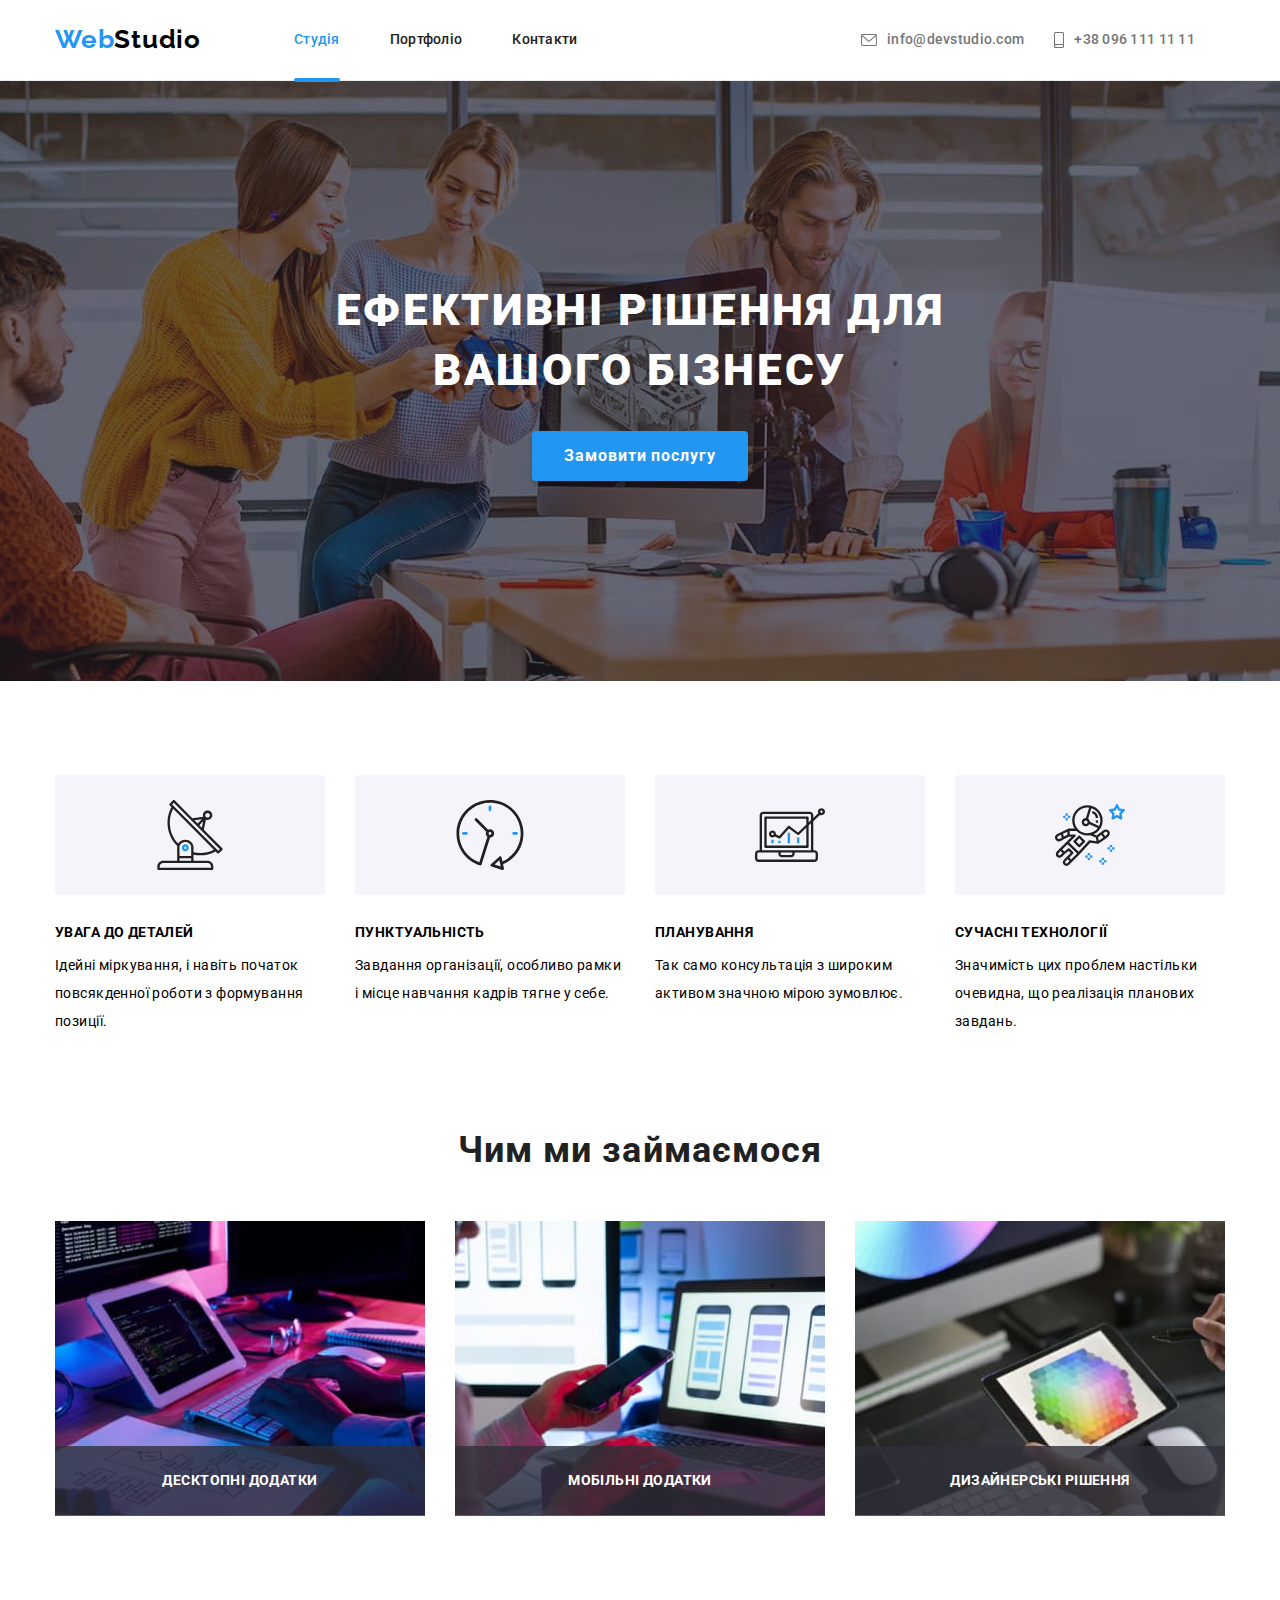
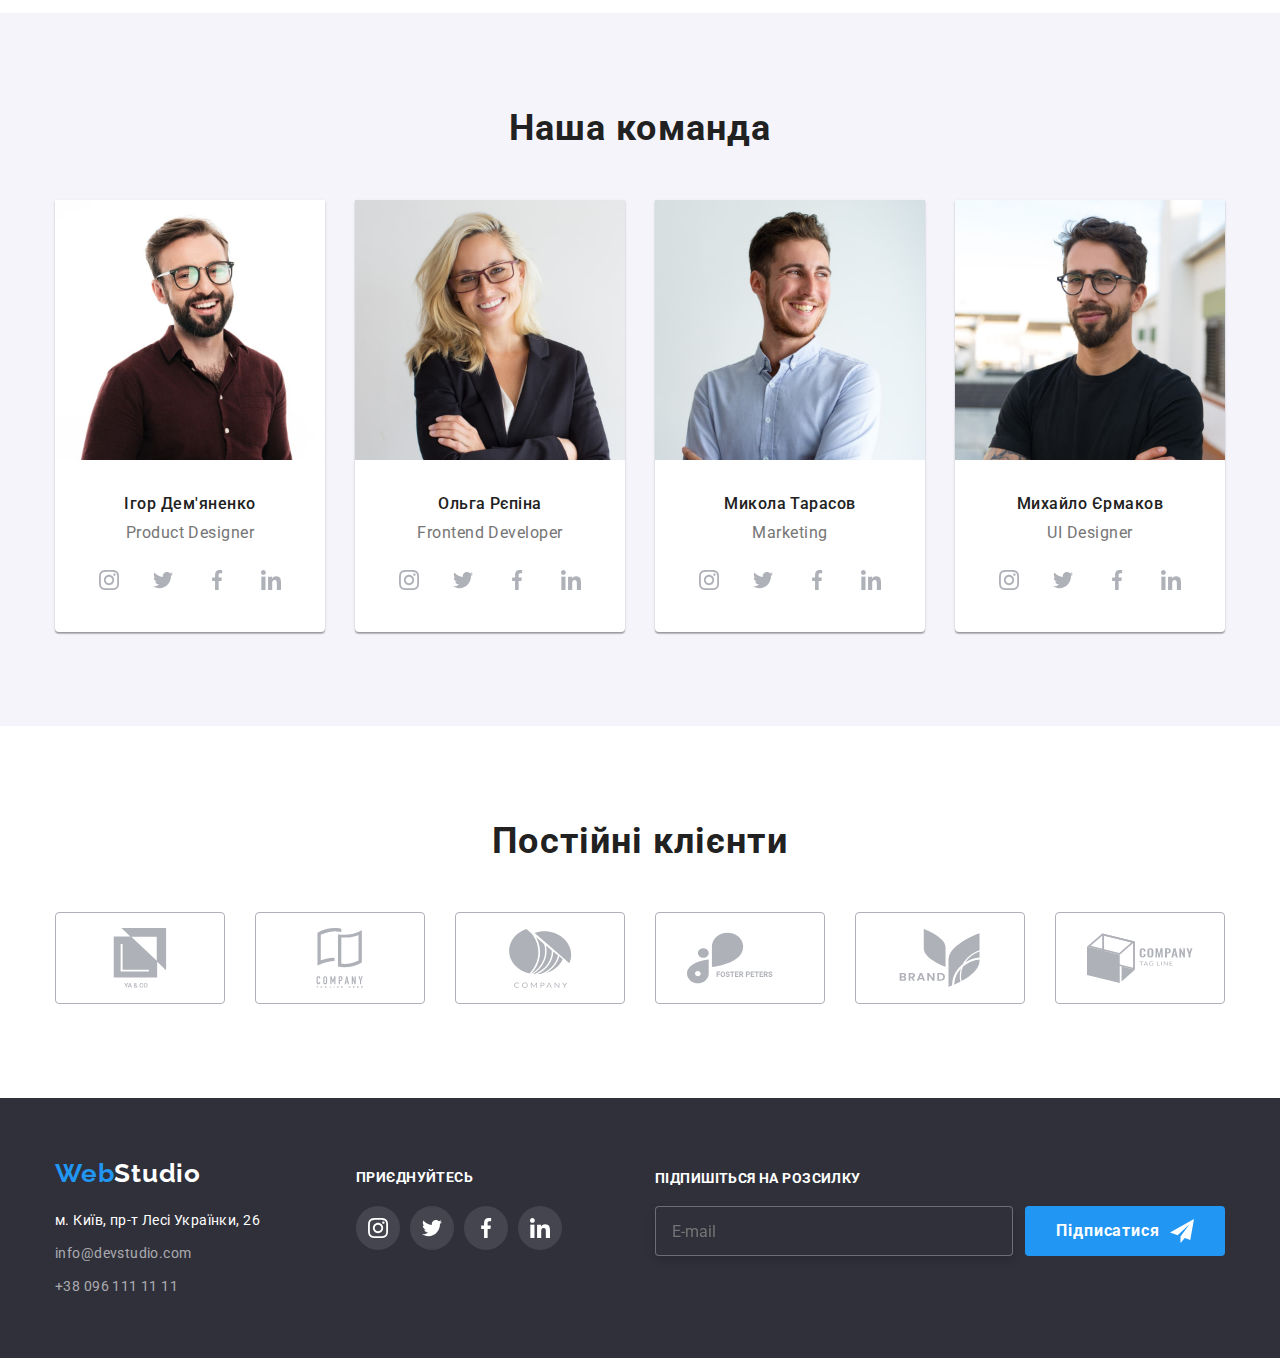
<file: index.html>
<!DOCTYPE html>
<html lang="uk-UA">
  <head>
    <meta charset="UTF-8" />
    <meta http-equiv="X-UA-Compatible" content="IE=edge" />
    <meta name="viewport" content="width=device-width, initial-scale=1.0" />
    <title>Студія</title>

    <link
      href="https://fonts.googleapis.com/css2?family=Raleway:wght@700&family=Roboto:wght@400;500;700;900&display=swap"
      rel="stylesheet"
    />

    <link rel="stylesheet" href="./css/main.min.css" />
  </head>

  <body>
    <header class="header">
      <div class="container">
        <nav class="nav">
          <!-- Logo -->
          <a href="./index.html" lang="en" class="logo">
            <span class="logo-span">Web</span>Studio</a
          >
          <ul class="nav__list">
            <li class="nav__item">
              <a href="./index.html" class="link-nav current">Студія</a>
            </li>
            <li class="nav__item">
              <a href="./portfolio.html" class="link-nav">Портфоліо</a>
            </li>
            <li class="nav__item">
              <a href="./index.html" class="link-nav">Контакти</a>
            </li>
          </ul>
        </nav>

        <ul class="poc">
          <li class="poc__item">
            <a href="./index.html" class="poc__link"
              ><svg class="icon-envelope">
                <use
                  href="./images/symbol-defs.svg#icon-envelope"
                  class="icon-envelope"
                ></use>
              </svg>
              info@devstudio.com</a
            >
          </li>
          <li class="poc__item">
            <a href="./index.html" class="poc__link"
              ><svg class="icon-smartphone">
                <use
                  href="./images/symbol-defs.svg#icon-smartphone"
                  class="icon-smartphone"
                ></use>
              </svg>
              +38 096 111 11 11</a
            >
          </li>
        </ul>
      </div>
    </header>

    <main>
      <div class="hero-container">
        <div class="hero">
          <h1 class="hero__title">
            Ефективні рішення для <br />
            вашого бізнесу
          </h1>
          <button data-modal-open type="button" class="hero__btn">
            Замовити послугу
          </button>
          <div class="backdrop is-hidden" data-modal>
            <div class="modal">
              <button type="button" class="icon-close" data-modal-close>
                <svg class="item-close">
                  <use href="./images/symbol-defs.svg#icon-close"></use>
                </svg>
              </button>
              <form class="request-call">
                <h2>Залиште свої дані, ми вам передзвонимо</h2>
                <div class="form-name">
                  <label class="form-name__label" for="name"
                    >Ім'я
                    <input
                      class="form-name__input"
                      type="text"
                      name="name"
                      id="name"
                      autofocus
                    />
                    <svg class="form-name__icon-man">
                      <use href="./images/symbol-defs.svg#icon-man"></use>
                    </svg>
                  </label>
                </div>
                <div class="form-tel">
                  <label class="form-tel__label" for="tel"
                    >Телефон
                    <input
                      class="form-tel__input"
                      type="tel"
                      name="tel"
                      id="tel"
                      autofocus
                    />
                    <svg class="form-tel__icon-tube">
                      <use href="./images/symbol-defs.svg#icon-tube"></use>
                    </svg>
                  </label>
                </div>
                <div class="form-mail">
                  <label class="form-mail__label" for="mail"
                    >Пошта
                    <input
                      class="form-mail__input"
                      type="email"
                      name="mail"
                      id="mail"
                      autofocus
                    />
                    <svg class="form-mail__icon-email">
                      <use href="./images/symbol-defs.svg#icon-email"></use>
                    </svg>
                  </label>
                </div>
                <div class="form-comment">
                  <label class="form-comment__label" for="comment"
                    >Коментар
                    <textarea
                      class="form-comment__textarea"
                      name="comment"
                      id="comments"
                      rows="5"
                      placeholder="Введіть текст"
                    ></textarea>
                  </label>
                </div>
                <div class="form-checkbox">
                  <label class="form-checkbox__label" for="agreement"
                    >Погоджуюся з розсилкою та приймаю&nbsp
                    <a class="agreement" href="./index.html" lang="en">
                      Умови договору</a
                    >
                    <input
                      class="form-checkbox__input"
                      type="checkbox"
                      name="agreement"
                      id="agreement"
                    />
                    <span class="form-checkbox__icon"></span>
                  </label>
                </div>
                <button type="submit" class="modal__send-btn">
                  Відправити
                </button>
              </form>
            </div>
          </div>
        </div>
      </div>

      <!-- section advantages -->
      <section class="section">
        <div class="container">
          <div class="advantages">
            <h2 hidden>Складові</h2>
            <ul class="advantages__list">
              <li class="advantages__item">
                <div class="antenna">
                  <svg class="icon-antenna">
                    <use href="./images/symbol-defs.svg#icon-antenna"></use>
                  </svg>
                </div>
                <h3>УВАГА ДО ДЕТАЛЕЙ</h3>
                <p>
                  Ідейні міркування, і навіть початок повсякденної роботи з
                  формування позиції.
                </p>
              </li>
              <li class="advantages__item">
                <div class="clock">
                  <svg class="icon-clock">
                    <use href="./images/symbol-defs.svg#icon-clock"></use>
                  </svg>
                </div>
                <h3>ПУНКТУАЛЬНІСТЬ</h3>
                <p>
                  Завдання організації, особливо рамки і місце навчання кадрів
                  тягне у себе.
                </p>
              </li>
              <li class="advantages__item">
                <div class="diagram">
                  <svg class="icon-diagram">
                    <use href="./images/symbol-defs.svg#icon-diagram"></use>
                  </svg>
                </div>
                <h3>ПЛАНУВАННЯ</h3>
                <p>
                  Так само консультація з широким активом значною мірою
                  зумовлює.
                </p>
              </li>
              <li class="advantages__item">
                <div class="astronaut">
                  <svg class="icon-astronaut">
                    <use href="./images/symbol-defs.svg#icon-astronaut"></use>
                  </svg>
                </div>
                <h3>СУЧАСНІ ТЕХНОЛОГІЇ</h3>
                <p>
                  Значимість цих проблем настільки очевидна, що реалізація
                  планових завдань.
                </p>
              </li>
            </ul>
          </div>
        </div>
      </section>

      <!-- section our projects -->
      <section class="projects-section">
        <div class="projects-container">
          <div class="projects">
            <h2>Чим ми займаємося</h2>
            <ul class="projects__list">
              <li class="projects__item">
                <img
                  class="project-image"
                  src="./images/desktop-apps-dev.jpg"
                  alt="Десктопні застосунки"
                  width="370"
                  height="294"
                />
                <div class="project-box">
                  <p class="project-text">Десктопні додатки</p>
                </div>
              </li>
              <li class="projects__item">
                <img
                  class="project-image"
                  src="./images/mobile-apps-dev.jpg"
                  alt="Мобільні застосунки"
                  width="370"
                  height="294"
                />
                <div class="project-box">
                  <p class="project-text">Мобільні додатки</p>
                </div>
              </li>
              <li class="projects__item">
                <img
                  class="project-image"
                  src="./images/web-design.jpg"
                  alt="Дизайнерські рішення"
                  width="370"
                  height="294"
                />
                <div class="project-box">
                  <p class="project-text">Дизайнерські рішення</p>
                </div>
              </li>
            </ul>
          </div>
        </div>
      </section>

      <!-- section our team -->
      <section class="cards-section">
        <div class="team-cards-container">
          <div class="team-cards">
            <!-- Initial tegs are layed out to create cards in separate divs -->
            <h2>Наша команда</h2>
            <ul class="team-cards__list">
              <li class="team-cards__item">
                <img
                  src="./images/igor-demianenko.jpg"
                  alt="фото Ігоря Дем'яненко"
                  width="270"
                  height="260"
                />
                <div class="team-cards__text">
                  <h3>Ігор Дем'яненко</h3>
                  <p>Product Designer</p>
                  <ul class="team-cards__websites">
                    <li>
                      <a href="#" class="websites-links">
                        <svg class="instagram-icon">
                          <use
                            href="./images/symbol-defs.svg#icon-instagram"
                            class="instagram"
                          ></use>
                        </svg>
                      </a>
                    </li>
                    <li>
                      <a href="#" class="websites-links">
                        <svg class="twitter-icon">
                          <use
                            href="./images/symbol-defs.svg#icon-twitter"
                            class="twitter"
                          ></use>
                        </svg>
                      </a>
                    </li>
                    <li>
                      <a href="#" class="websites-links">
                        <svg class="facebook-icon">
                          <use
                            href="./images/symbol-defs.svg#icon-facebook"
                            class="facebook"
                          ></use>
                        </svg>
                      </a>
                    </li>
                    <li>
                      <a href="#" class="websites-links">
                        <svg class="linkedin-icon">
                          <use
                            href="./images/symbol-defs.svg#icon-linkedin"
                            class="linkedin"
                          ></use>
                        </svg>
                      </a>
                    </li>
                  </ul>
                </div>
              </li>
              <li class="team-cards__item">
                <img
                  src="./images/olga-repina.jpg"
                  alt="фото Ольги Рєпіної"
                  width="270"
                  height="260"
                />
                <div class="team-cards__text">
                  <h3>Ольга Рєпіна</h3>
                  <p>Frontend Developer</p>
                  <ul class="team-cards__websites">
                    <li>
                      <a href="#" class="websites-links">
                        <svg class="instagram-icon">
                          <use
                            href="./images/symbol-defs.svg#icon-instagram"
                            class="instagram"
                          ></use>
                        </svg>
                      </a>
                    </li>
                    <li>
                      <a href="#" class="websites-links">
                        <svg class="twitter-icon">
                          <use
                            href="./images/symbol-defs.svg#icon-twitter"
                            class="twitter"
                          ></use>
                        </svg>
                      </a>
                    </li>
                    <li>
                      <a href="#" class="websites-links">
                        <svg class="facebook-icon">
                          <use
                            href="./images/symbol-defs.svg#icon-facebook"
                            class="facebook"
                          ></use>
                        </svg>
                      </a>
                    </li>
                    <li>
                      <a href="#" class="websites-links">
                        <svg class="linkedin-icon">
                          <use
                            href="./images/symbol-defs.svg#icon-linkedin"
                            class="linkedin"
                          ></use>
                        </svg>
                      </a>
                    </li>
                  </ul>
                </div>
              </li>
              <li class="team-cards__item">
                <img
                  src="./images/mykola-tarasov.jpg"
                  alt="фото Миколи Тарасова"
                  width="270"
                  height="260"
                />
                <div class="team-cards__text">
                  <h3>Микола Тарасов</h3>
                  <p>Marketing</p>
                  <ul class="team-cards__websites">
                    <li>
                      <a href="#" class="websites-links">
                        <svg class="instagram-icon">
                          <use
                            href="./images/symbol-defs.svg#icon-instagram"
                            class="instagram"
                          ></use>
                        </svg>
                      </a>
                    </li>
                    <li>
                      <a href="#" class="websites-links">
                        <svg class="twitter-icon">
                          <use
                            href="./images/symbol-defs.svg#icon-twitter"
                            class="twitter"
                          ></use>
                        </svg>
                      </a>
                    </li>
                    <li>
                      <a href="#" class="websites-links">
                        <svg class="facebook-icon">
                          <use
                            href="./images/symbol-defs.svg#icon-facebook"
                            class="facebook"
                          ></use>
                        </svg>
                      </a>
                    </li>
                    <li>
                      <a href="#" class="websites-links">
                        <svg class="linkedin-icon">
                          <use
                            href="./images/symbol-defs.svg#icon-linkedin"
                            class="linkedin"
                          ></use>
                        </svg>
                      </a>
                    </li>
                  </ul>
                </div>
              </li>
              <li class="team-cards__item">
                <img
                  src="./images/mykhaylo-yermakov.jpg"
                  alt="фото Михайла Єрмакова"
                  width="270"
                  height="260"
                />
                <div class="team-cards__text">
                  <h3>Михайло Єрмаков</h3>
                  <p>UI Designer</p>
                  <ul class="team-cards__websites">
                    <li>
                      <a href="#" class="websites-links">
                        <svg class="instagram-icon">
                          <use
                            href="./images/symbol-defs.svg#icon-instagram"
                            class="instagram"
                          ></use>
                        </svg>
                      </a>
                    </li>
                    <li>
                      <a href="#" class="websites-links">
                        <svg class="twitter-icon">
                          <use
                            href="./images/symbol-defs.svg#icon-twitter"
                            class="twitter"
                          ></use>
                        </svg>
                      </a>
                    </li>
                    <li>
                      <a href="#" class="websites-links">
                        <svg class="facebook-icon">
                          <use
                            href="./images/symbol-defs.svg#icon-facebook"
                            class="facebook"
                          ></use>
                        </svg>
                      </a>
                    </li>
                    <li>
                      <a href="#" class="websites-links">
                        <svg class="linkedin-icon">
                          <use
                            href="./images/symbol-defs.svg#icon-linkedin"
                            class="linkedin"
                          ></use>
                        </svg>
                      </a>
                    </li>
                  </ul>
                </div>
              </li>
            </ul>
          </div>
        </div>
      </section>

      <section class="section">
        <div class="container">
          <div class="partners">
            <h2>Постійні клієнти</h2>
            <ul class="partners-list">
              <li>
                <a href="#" class="icon-group">
                  <svg class="icon-group-1">
                    <use href="./images/symbol-defs.svg#icon-group-1"></use>
                  </svg>
                </a>
              </li>
              <li>
                <a href="#" class="icon-group">
                  <svg class="icon-group-2">
                    <use href="./images/symbol-defs.svg#icon-group-2"></use>
                  </svg>
                </a>
              </li>
              <li>
                <a href="#" class="icon-group">
                  <svg class="icon-group-3">
                    <use href="./images/symbol-defs.svg#icon-group-3"></use>
                  </svg>
                </a>
              </li>
              <li>
                <a href="#" class="icon-group">
                  <svg class="icon-group-4">
                    <use href="./images/symbol-defs.svg#icon-group-4"></use>
                  </svg>
                </a>
              </li>
              <li>
                <a href="#" class="icon-group">
                  <svg class="icon-group-5">
                    <use href="./images/symbol-defs.svg#icon-group-5"></use>
                  </svg>
                </a>
              </li>
              <li>
                <a href="#" class="icon-group">
                  <svg class="icon-group-6">
                    <use href="./images/symbol-defs.svg#icon-group-6"></use>
                  </svg>
                </a>
              </li>
            </ul>
          </div>
        </div>
      </section>
    </main>

    <footer>
      <section class="footer-section">
        <div class="container">
          <div class="bottom">
            <!-- Logo -->
            <a href="./index.html" lang="en" class="logo-bottom">
              <span class="logo-bottom-span">Web</span>Studio</a
            >
            <!-- Address -->
            <address class="address">
              <p>м. Київ, пр-т Лесі Українки, 26</p>
              <a href="mailto:info@devstudio.com">info@devstudio.com</a>
              <a href="tel:+380961111111">+38 096 111 11 11</a>
            </address>
          </div>
          <div class="links-footer">
            <h3>Приєднуйтесь</h3>
            <ul class="websites-footer">
              <li>
                <a href="#" class="websites-links-footer">
                  <svg class="instagram-icon">
                    <use
                      href="./images/symbol-defs.svg#icon-instagram"
                      class="instagram"
                    ></use>
                  </svg>
                </a>
              </li>
              <li>
                <a href="#" class="websites-links-footer">
                  <svg class="twitter-icon">
                    <use
                      href="./images/symbol-defs.svg#icon-twitter"
                      class="twitter"
                    ></use>
                  </svg>
                </a>
              </li>
              <li>
                <a href="#" class="websites-links-footer">
                  <svg class="facebook-icon">
                    <use
                      href="./images/symbol-defs.svg#icon-facebook"
                      class="facebook"
                    ></use>
                  </svg>
                </a>
              </li>
              <li>
                <a href="#" class="websites-links-footer">
                  <svg class="linkedin-icon">
                    <use
                      href="./images/symbol-defs.svg#icon-linkedin"
                      class="linkedin"
                    ></use>
                  </svg>
                </a>
              </li>
            </ul>
          </div>
          <div class="form-subscribe">
            <label for="subscribe" class="label-subscribe"
              >Підпишіться на розсилку</label
            >
            <input
              class="input-subscribe"
              type="email"
              name="subscribe"
              id="subscribe"
              placeholder="E-mail"
            />
          </div>
          <div>
            <button type="submit" class="btn-subscribe">
              Підписатися
              <svg class="plane-icon">
                <use href="./images/symbol-defs.svg#icon-plane"></use>
              </svg>
            </button>
          </div>
        </div>
      </section>
    </footer>
    <script src="./js/modal.js"></script>
  </body>
</html>
</file>
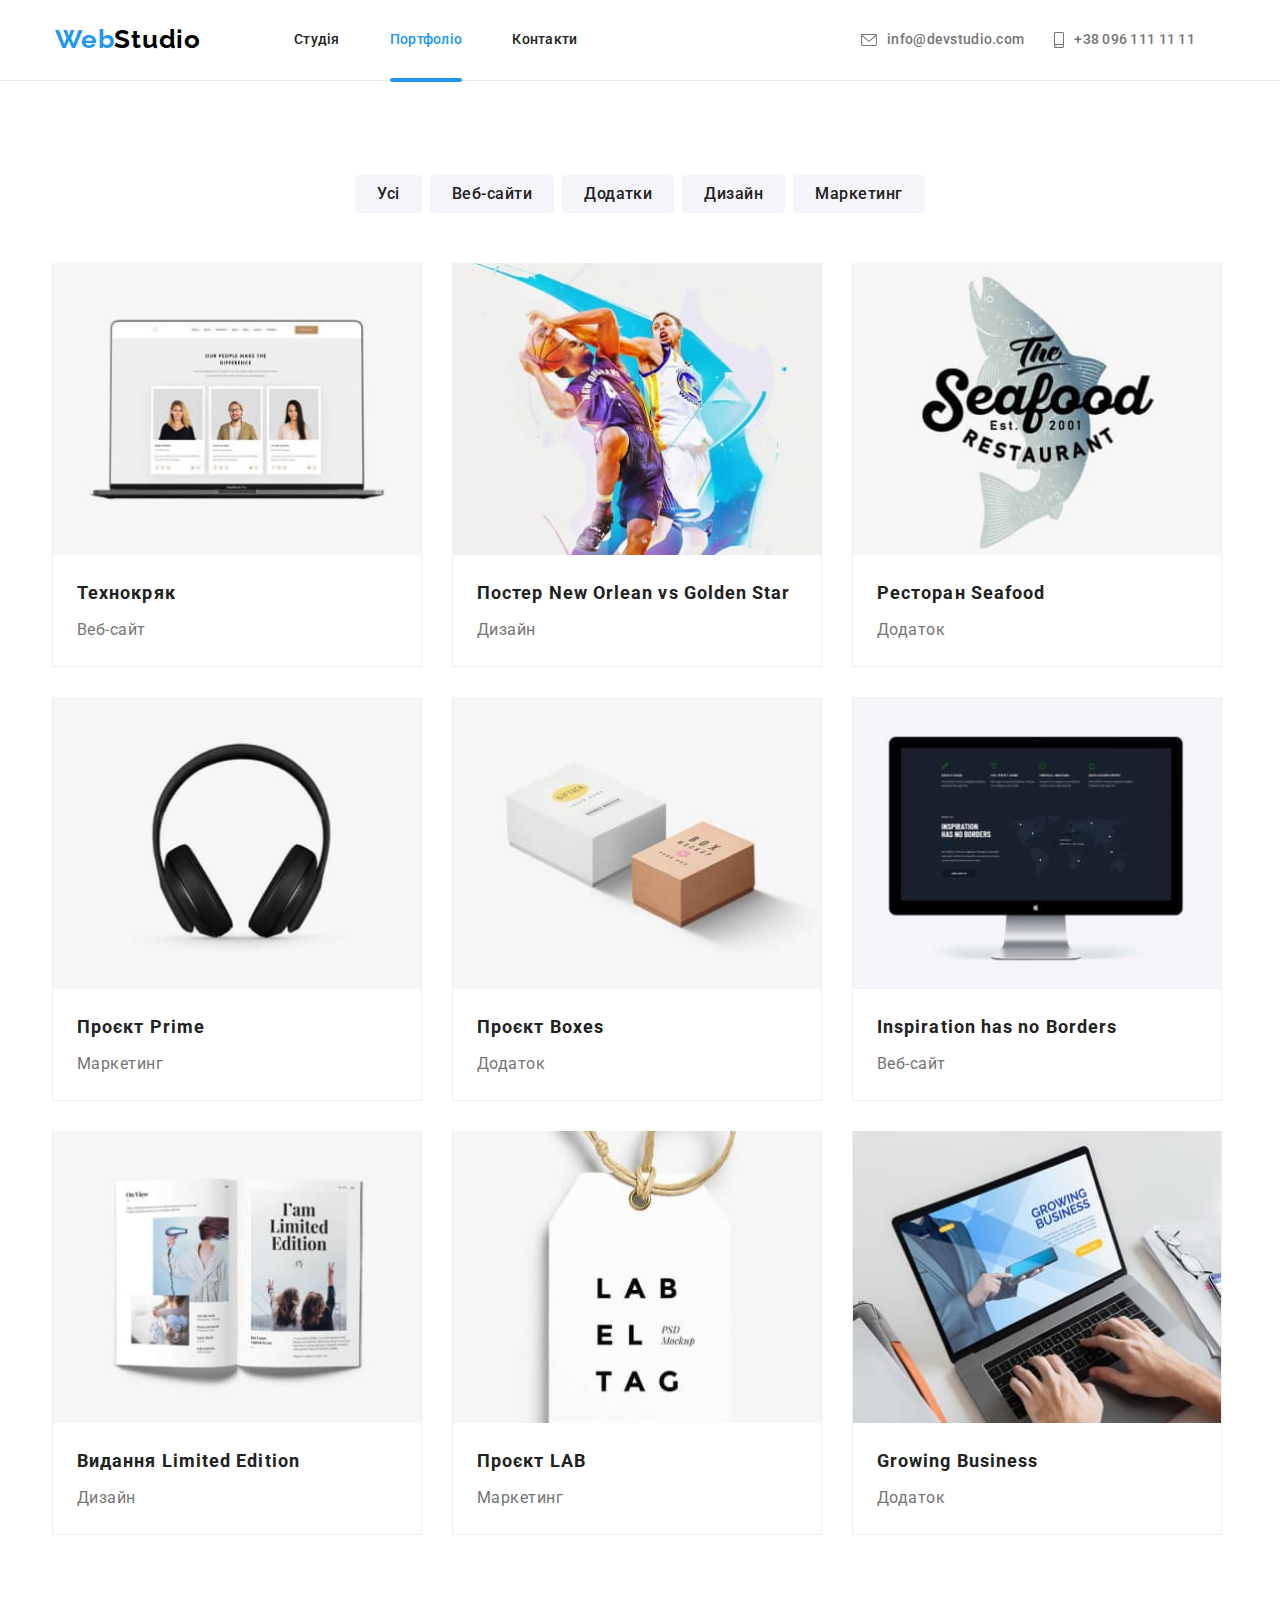
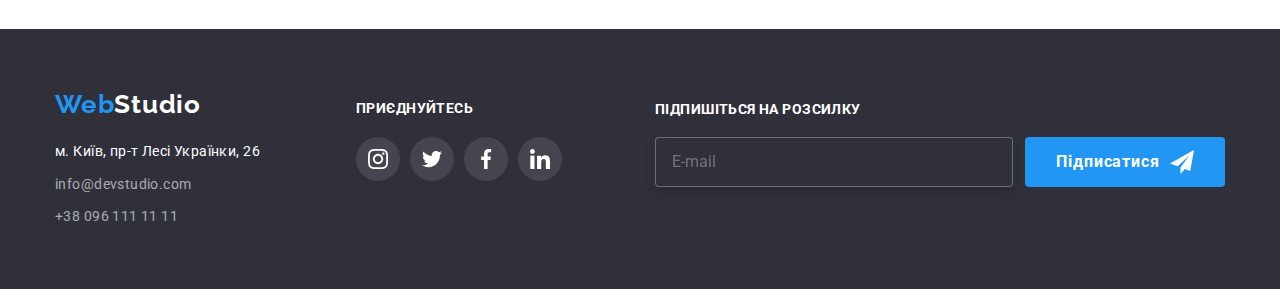
<file: portfolio.html>
<!DOCTYPE html>
<html lang="uk-UA">
  <head>
    <meta charset="UTF-8" />
    <meta http-equiv="X-UA-Compatible" content="IE=edge" />
    <meta name="viewport" content="width=device-width, initial-scale=1.0" />
    <title>Портфоліо</title>

    <link
      href="https://fonts.googleapis.com/css2?family=Raleway:wght@700&family=Roboto:wght@400;500;700;900&display=swap"
      rel="stylesheet"
    />

    <link rel="stylesheet" href="./css/main.min.css" />
  </head>

  <body>
    <!-- Logo is included to navbar and composed with link and text, without picture. E-mail and cell phone number are not a part of navbar -->

    <header class="header">
      <div class="container">
        <nav class="nav">
          <!-- Logo -->
          <a href="./index.html" lang="en" class="logo">
            <span class="logo-span">Web</span>Studio</a
          >
          <ul class="nav__list">
            <li class="nav__item">
              <a href="./index.html" class="link-nav">Студія</a>
            </li>
            <li class="nav__item">
              <a href="./portfolio.html" class="link-nav current">Портфоліо</a>
            </li>
            <li class="nav__item">
              <a href="./index.html" class="link-nav">Контакти</a>
            </li>
          </ul>
        </nav>

        <ul class="poc">
          <li class="poc__item">
            <a href="./index.html" class="poc__link"
              ><svg class="icon-envelope">
                <use
                  href="./images/symbol-defs.svg#icon-envelope"
                  class="icon-envelope"
                ></use>
              </svg>
              info@devstudio.com</a
            >
          </li>
          <li class="poc__item">
            <a href="./index.html" class="poc__link"
              ><svg class="icon-smartphone">
                <use
                  href="./images/symbol-defs.svg#icon-smartphone"
                  class="icon-smartphone"
                ></use>
              </svg>
              +38 096 111 11 11</a
            >
          </li>
        </ul>
      </div>
    </header>

    <main>
      <!-- Filtr-Portfolio -->
      <section class="section">
        <div class="container-filtr">
          <div class="buttons">
            <h2 hidden>Портфоліо</h2>
            <ul class="buttons__list">
              <li class="buttons__item">
                <button type="button" class="btn">Усі</button>
              </li>
              <li class="buttons__item">
                <button type="button" class="btn">Веб-сайти</button>
              </li>
              <li class="buttons__item">
                <button type="button" class="btn">Додатки</button>
              </li>
              <li class="buttons__item">
                <button type="button" class="btn">Дизайн</button>
              </li>
              <li class="buttons__item">
                <button type="button" class="btn">Маркетинг</button>
              </li>
            </ul>
          </div>

          <div class="filtr">
            <ul class="portfolio-filtr">
              <li class="portfolio-filtr__item">
                <a href="./portfolio.html" class="portfolio-filtr__picture">
                  <div class="image-box">
                    <img
                      class="image-box__item"
                      src="./images/tehnokriak.jpg"
                      alt="Фото з картками двох жінок та чоловіка"
                      width="370"
                      height="294"
                    />
                    <div class="text-box">
                      <p class="text-box__item">
                        Ресурс пропонує комплексні пропозиції з різним рівнем
                        функціоналу та сервісів. Все це дозволить відвідувачу
                        отримати вичерпні відомості про компанію чи приватну
                        особу.
                      </p>
                    </div>
                  </div>
                </a>
                <div class="card-bottom">
                  <h3 class="card-bottom__header">Технокряк</h3>
                  <p class="card-bottom__text">Веб-сайт</p>
                </div>
              </li>
              <li class="portfolio-filtr__item">
                <a href="./portfolio.html" class="portfolio-filtr__picture">
                  <div class="image-box">
                    <img
                      class="image-box__item"
                      src="./images/poster-new-orlean-vs-golden-star.jpg"
                      alt="Постер з двома баскетболістами"
                      width="370"
                      height="294"
                    />
                    <div class="text-box">
                      <p class="text-box__item">
                        Ресурс пропонує комплексні пропозиції з різним рівнем
                        функціоналу та сервісів. Все це дозволить відвідувачу
                        отримати вичерпні відомості про компанію чи приватну
                        особу.
                      </p>
                    </div>
                  </div>
                </a>
                <div class="card-bottom">
                  <h3 class="card-bottom__header">
                    Постер New Orlean vs Golden Star
                  </h3>
                  <p class="card-bottom__text">Дизайн</p>
                </div>
              </li>
              <li class="portfolio-filtr__item">
                <a href="./portfolio.html" class="portfolio-filtr__picture">
                  <div class="image-box">
                    <img
                      class="image-box__item"
                      src="./images/restaurant-seafood.jpg"
                      alt="Табличка з назвою ресторану морепродуктів"
                      width="370"
                      height="294"
                    />
                    <div class="text-box">
                      <p class="text-box__item">
                        Ресурс пропонує комплексні пропозиції з різним рівнем
                        функціоналу та сервісів. Все це дозволить відвідувачу
                        отримати вичерпні відомості про компанію чи приватну
                        особу.
                      </p>
                    </div>
                  </div>
                </a>
                <div class="card-bottom">
                  <h3 class="card-bottom__header">Ресторан Seafood</h3>
                  <p class="card-bottom__text">Додаток</p>
                </div>
              </li>
              <li class="portfolio-filtr__item">
                <a href="./portfolio.html" class="portfolio-filtr__picture">
                  <div class="image-box">
                    <img
                      class="image-box__item"
                      src="./images/project-prime.jpg"
                      alt="Чорні навушники"
                      width="370"
                      height="294"
                    />
                    <div class="text-box">
                      <p class="text-box__item">
                        Ресурс пропонує комплексні пропозиції з різним рівнем
                        функціоналу та сервісів. Все це дозволить відвідувачу
                        отримати вичерпні відомості про компанію чи приватну
                        особу.
                      </p>
                    </div>
                  </div>
                </a>
                <div class="card-bottom">
                  <h3 class="card-bottom__header">Проєкт Prime</h3>
                  <p class="card-bottom__text">Маркетинг</p>
                </div>
              </li>
              <li class="portfolio-filtr__item">
                <a href="./portfolio.html" class="portfolio-filtr__picture">
                  <div class="image-box">
                    <img
                      class="image-box__item"
                      src="./images/project-boxes.jpg"
                      alt="Біла та коричнева коробки"
                      width="370"
                      height="294"
                    />
                    <div class="text-box">
                      <p class="text-box__item">
                        Ресурс пропонує комплексні пропозиції з різним рівнем
                        функціоналу та сервісів. Все це дозволить відвідувачу
                        отримати вичерпні відомості про компанію чи приватну
                        особу.
                      </p>
                    </div>
                  </div>
                </a>
                <div class="card-bottom">
                  <h3 class="card-bottom__header">Проєкт Boxes</h3>
                  <p class="card-bottom__text">Додаток</p>
                </div>
              </li>
              <li class="portfolio-filtr__item">
                <a href="./portfolio.html" class="portfolio-filtr__picture">
                  <div class="image-box">
                    <img
                      class="image-box__item"
                      src="./images/inspiration-has-no-borders.jpg"
                      alt="Моноблок аймак"
                      width="370"
                      height="294"
                    />
                    <div class="text-box">
                      <p class="text-box__item">
                        Ресурс пропонує комплексні пропозиції з різним рівнем
                        функціоналу та сервісів. Все це дозволить відвідувачу
                        отримати вичерпні відомості про компанію чи приватну
                        особу.
                      </p>
                    </div>
                  </div>
                </a>
                <div class="card-bottom">
                  <h3 class="card-bottom__header">
                    Inspiration has no Borders
                  </h3>
                  <p class="card-bottom__text">Веб-сайт</p>
                </div>
              </li>
              <li class="portfolio-filtr__item">
                <a href="./portfolio.html" class="portfolio-filtr__picture">
                  <div class="image-box">
                    <img
                      class="image-box__item"
                      src="./images/limited-edition.jpg"
                      alt="Відкрита книга"
                      width="370"
                      height="294"
                    />
                    <div class="text-box">
                      <p class="text-box__item">
                        Ресурс пропонує комплексні пропозиції з різним рівнем
                        функціоналу та сервісів. Все це дозволить відвідувачу
                        отримати вичерпні відомості про компанію чи приватну
                        особу.
                      </p>
                    </div>
                  </div>
                </a>
                <div class="card-bottom">
                  <h3 class="card-bottom__header">Видання Limited Edition</h3>
                  <p class="card-bottom__text">Дизайн</p>
                </div>
              </li>
              <li class="portfolio-filtr__item">
                <a href="./portfolio.html" class="portfolio-filtr__picture">
                  <div class="image-box">
                    <img
                      class="image-box__item"
                      src="./images/project-lab.jpg"
                      alt="Біла етикетка лаб"
                      width="370"
                      height="294"
                    />
                    <div class="text-box">
                      <p class="text-box__item">
                        Ресурс пропонує комплексні пропозиції з різним рівнем
                        функціоналу та сервісів. Все це дозволить відвідувачу
                        отримати вичерпні відомості про компанію чи приватну
                        особу.
                      </p>
                    </div>
                  </div>
                </a>
                <div class="card-bottom">
                  <h3 class="card-bottom__header">Проєкт LAB</h3>
                  <p class="card-bottom__text">Маркетинг</p>
                </div>
              </li>
              <li class="portfolio-filtr__item">
                <a href="./portfolio.html" class="portfolio-filtr__picture">
                  <div class="image-box">
                    <img
                      class="image-box__item"
                      src="./images/growing-business.jpg"
                      alt="Ноутбук"
                      width="370"
                      height="294"
                    />
                    <div class="text-box">
                      <p class="text-box__item">
                        Ресурс пропонує комплексні пропозиції з різним рівнем
                        функціоналу та сервісів. Все це дозволить відвідувачу
                        отримати вичерпні відомості про компанію чи приватну
                        особу.
                      </p>
                    </div>
                  </div>
                </a>
                <div class="card-bottom">
                  <h3 class="card-bottom__header">Growing Business</h3>
                  <p class="card-bottom__text">Додаток</p>
                </div>
              </li>
            </ul>
          </div>
        </div>
      </section>
    </main>

    <footer>
      <section class="footer-section">
        <div class="container">
          <div class="bottom">
            <!-- Logo -->
            <a href="./index.html" lang="en" class="logo-bottom">
              <span class="logo-bottom-span">Web</span>Studio</a
            >
            <!-- Address -->
            <address class="address">
              <p>м. Київ, пр-т Лесі Українки, 26</p>
              <a href="mailto:info@devstudio.com">info@devstudio.com</a>
              <a href="tel:+380961111111">+38 096 111 11 11</a>
            </address>
          </div>
          <div class="links-footer">
            <h3>Приєднуйтесь</h3>
            <ul class="websites-footer">
              <li>
                <a href="#" class="websites-links-footer">
                  <svg class="instagram-icon">
                    <use
                      href="./images/symbol-defs.svg#icon-instagram"
                      class="instagram"
                    ></use>
                  </svg>
                </a>
              </li>
              <li>
                <a href="#" class="websites-links-footer">
                  <svg class="twitter-icon">
                    <use
                      href="./images/symbol-defs.svg#icon-twitter"
                      class="twitter"
                    ></use>
                  </svg>
                </a>
              </li>
              <li>
                <a href="#" class="websites-links-footer">
                  <svg class="facebook-icon">
                    <use
                      href="./images/symbol-defs.svg#icon-facebook"
                      class="facebook"
                    ></use>
                  </svg>
                </a>
              </li>
              <li>
                <a href="#" class="websites-links-footer">
                  <svg class="linkedin-icon">
                    <use
                      href="./images/symbol-defs.svg#icon-linkedin"
                      class="linkedin"
                    ></use>
                  </svg>
                </a>
              </li>
            </ul>
          </div>
          <div class="form-subscribe">
            <label for="subscribe" class="label-subscribe"
              >Підпишіться на розсилку</label
            >
            <input
              class="input-subscribe"
              type="email"
              name="subscribe"
              id="subscribe"
              placeholder="E-mail"
            />
          </div>
          <div>
            <button type="submit" class="btn-subscribe">
              Підписатися
              <svg class="plane-icon">
                <use href="./images/symbol-defs.svg#icon-plane"></use>
              </svg>
            </button>
          </div>
        </div>
      </section>
    </footer>
  </body>
</html>
</file>
<file: css/main.min.css>
/*! modern-normalize v1.1.0 | MIT License | https://github.com/sindresorhus/modern-normalize */*,::before,::after{-webkit-box-sizing:border-box;box-sizing:border-box}html{line-height:1.15;-webkit-text-size-adjust:100%;-moz-tab-size:4;-o-tab-size:4;tab-size:4}body{margin:0;font-family:system-ui,-apple-system,"Segoe UI",Roboto,Helvetica,Arial,sans-serif,"Apple Color Emoji","Segoe UI Emoji"}hr{height:0;color:inherit}abbr[title]{-webkit-text-decoration:underline dotted;text-decoration:underline dotted}b,strong{font-weight:bolder}code,kbd,samp,pre{font-family:ui-monospace,SFMono-Regular,Consolas,"Liberation Mono",Menlo,monospace;font-size:1em}small{font-size:80%}sub,sup{font-size:75%;line-height:0;position:relative;vertical-align:baseline}sub{bottom:-0.25em}sup{top:-0.5em}table{text-indent:0;border-color:inherit}button,input,optgroup,select,textarea{font-family:inherit;font-size:100%;line-height:1.15;margin:0}button,select{text-transform:none}button,[type=button],[type=reset],[type=submit]{-webkit-appearance:button}::-moz-focus-inner{border-style:none;padding:0}:-moz-focusring{outline:1px dotted ButtonText}:-moz-ui-invalid{box-shadow:none}legend{padding:0}progress{vertical-align:baseline}::-webkit-inner-spin-button,::-webkit-outer-spin-button{height:auto}[type=search]{-webkit-appearance:textfield;outline-offset:-2px}::-webkit-search-decoration{-webkit-appearance:none}::-webkit-file-upload-button{-webkit-appearance:button;font:inherit}summary{display:list-item}body{font-family:Roboto,sans-serif}li{list-style:none}.section{padding-top:94px;padding-bottom:94px}.container{display:-webkit-box;display:-ms-flexbox;display:flex;margin-left:auto;margin-right:auto;padding-left:15px;padding-right:15px;width:1200px}.logo-span{color:#2196f3}.logo{display:-webkit-box;display:-ms-flexbox;display:flex;margin-right:93px;-webkit-box-align:center;-ms-flex-align:center;align-items:center;padding-top:24px;padding-bottom:25px;font-family:"Raleway",sans-serif;color:#000;font-weight:700;font-size:26px;line-height:1.19;letter-spacing:.03em;text-decoration:none}.header{display:-webkit-box;display:-ms-flexbox;display:flex;border-bottom:1px solid #ececec}.nav{display:-webkit-box;display:-ms-flexbox;display:flex;-webkit-box-orient:horizontal;-webkit-box-direction:normal;-ms-flex-direction:row;flex-direction:row;background-color:#fff}.nav__list{display:-webkit-box;display:-ms-flexbox;display:flex;margin-top:0;margin-bottom:0;padding-left:0;-webkit-box-align:center;-ms-flex-align:center;align-items:center}.nav__item{margin-right:50px}.nav__item:last-child{margin-right:0}.link-nav.current{color:#2196f3;-webkit-transform:scale(1);transform:scale(1)}.link-nav.current::after{content:"";position:absolute;left:0;bottom:-2px;display:block;width:100%;height:4px;border-radius:2px;background-color:#2196f3;-webkit-transform:scaleX(1);transform:scaleX(1);-webkit-transition:-webkit-transform 250ms cubic-bezier(0.4, 0, 0.2, 1);transition:-webkit-transform 250ms cubic-bezier(0.4, 0, 0.2, 1);transition:transform 250ms cubic-bezier(0.4, 0, 0.2, 1);transition:transform 250ms cubic-bezier(0.4, 0, 0.2, 1), -webkit-transform 250ms cubic-bezier(0.4, 0, 0.2, 1)}.link-nav{display:block;padding:32px 0;text-decoration:none;font-weight:500;font-size:14px;line-height:1.14;letter-spacing:.02em;position:relative;color:#212121;-webkit-transition-property:color;transition-property:color;-webkit-transition-duration:250ms;transition-duration:250ms;-webkit-transition-timing-function:cubic-bezier(0.4, 0, 0.2, 1);transition-timing-function:cubic-bezier(0.4, 0, 0.2, 1)}.link-nav:hover,.link-nav:focus{color:#2196f3}.link-nav:hover::after{-webkit-transform:scaleX(1);transform:scaleX(1)}.poc{display:-webkit-box;display:-ms-flexbox;display:flex;-webkit-box-pack:end;-ms-flex-pack:end;justify-content:flex-end;padding-left:0;padding-top:32px;padding-bottom:32px;margin:0;margin-left:auto;-webkit-box-align:center;-ms-flex-align:center;align-items:center}.poc__item{margin-right:30px}.poc__link{display:-webkit-box;display:-ms-flexbox;display:flex;-webkit-box-align:center;-ms-flex-align:center;align-items:center;font-weight:500;font-size:14px;line-height:1.14px;letter-spacing:.02em;text-decoration:none;color:#757575;-webkit-transition-property:color;transition-property:color;-webkit-transition-duration:250ms;transition-duration:250ms;-webkit-transition-timing-function:cubic-bezier(0.4, 0, 0.2, 1);transition-timing-function:cubic-bezier(0.4, 0, 0.2, 1)}.poc__link:hover,.poc__link:focus{color:#2196f3}.icon-envelope{width:16px;height:12px;margin-right:10px;fill:currentColor}.icon-smartphone{width:10px;height:16px;margin-right:10px;fill:currentColor}.hero-container{margin-left:auto;margin-right:auto;padding-top:200px;padding-bottom:200px;max-width:1600px;min-height:600px;margin-right:auto;margin-left:auto;background:#2f303a;background-image:-webkit-gradient(linear, left top, right top, from(rgba(47, 48, 58, 0.4)), to(rgba(47, 48, 58, 0.4))),url(../images/hero-bg-img.jpg);background-image:linear-gradient(to right, rgba(47, 48, 58, 0.4), rgba(47, 48, 58, 0.4)),url(../images/hero-bg-img.jpg);background-repeat:no-repeat;background-size:cover;background-position:center}.hero{text-align:center}.hero__title{margin-top:0;margin-bottom:30px;font-weight:900;font-size:44px;line-height:1.36;text-align:center;letter-spacing:.06em;text-transform:uppercase;color:#fff}.hero__btn{padding-top:10px;padding-bottom:10px;padding-left:32px;padding-right:32px;min-width:-webkit-max-content;min-width:-moz-max-content;min-width:max-content;-webkit-box-align:center;-ms-flex-align:center;align-items:center;font-family:"Roboto",sans-serif;font-weight:700;font-size:16px;line-height:1.87;text-align:center;letter-spacing:.06em;-webkit-box-shadow:0px 4px 4px rgba(0,0,0,.15);box-shadow:0px 4px 4px rgba(0,0,0,.15);border-radius:4px;border:none;color:#fff;background-color:#2196f3;cursor:pointer;-webkit-transition-property:color;transition-property:color;-webkit-transition-duration:250ms;transition-duration:250ms;-webkit-transition-timing-function:cubic-bezier(0.4, 0, 0.2, 1);transition-timing-function:cubic-bezier(0.4, 0, 0.2, 1)}.hero__btn:hover,.hero__btn:focus{background:#2196f3;-webkit-box-shadow:0px 4px 4px rgba(0,0,0,.15);box-shadow:0px 4px 4px rgba(0,0,0,.15);border-radius:4px}.backdrop.is-hidden{visibility:hidden;opacity:0;pointer-events:none}.backdrop{position:fixed;top:0;left:0;width:100%;height:100%;background-color:rgba(0,0,0,.5);-webkit-transition:opacity 250ms cubic-bezier(0.4, 0, 0.2, 1),visibility 250ms cubic-bezier(0.4, 0, 0.2, 1);transition:opacity 250ms cubic-bezier(0.4, 0, 0.2, 1),visibility 250ms cubic-bezier(0.4, 0, 0.2, 1);z-index:1}.modal{padding:40px;width:528px;height:581px;background-color:#fff;position:absolute;top:50%;left:50%;-webkit-transform:translate(-50%, -50%);transform:translate(-50%, -50%);-webkit-box-shadow:0px 1px 3px rgba(0,0,0,.12),0px 1px 1px rgba(0,0,0,.14),0px 2px 1px rgba(0,0,0,.2);box-shadow:0px 1px 3px rgba(0,0,0,.12),0px 1px 1px rgba(0,0,0,.14),0px 2px 1px rgba(0,0,0,.2);border-radius:4px}.icon-close{position:absolute;display:-webkit-box;display:-ms-flexbox;display:flex;-webkit-box-align:center;-ms-flex-align:center;align-items:center;width:30px;height:30px;cursor:pointer;top:8px;right:8px;border-radius:50%;stroke-width:0;stroke:currentColor;fill:currentColor;background:#fff;border:1px solid rgba(0,0,0,.1);-webkit-transition-property:fill;transition-property:fill;-webkit-transition-duration:250ms;transition-duration:250ms;-webkit-transition-timing-function:cubic-bezier(0.4, 0, 0.2, 1);transition-timing-function:cubic-bezier(0.4, 0, 0.2, 1)}.icon-close:focus,.icon-close:hover{fill:#2196f3}.request-call h2{margin:0;padding-bottom:12px;font-style:normal;font-weight:700;font-size:20px;line-height:1.15;text-align:center;letter-spacing:.03em;color:#212121}.form-name{position:relative;display:-webkit-box;display:-ms-flexbox;display:flex;-webkit-box-orient:vertical;-webkit-box-direction:normal;-ms-flex-direction:column;flex-direction:column}.form-name__label{display:-webkit-box;display:-ms-flexbox;display:flex;-ms-flex-wrap:wrap;flex-wrap:wrap;margin:0;padding-bottom:4px;-ms-flex-item-align:start;align-self:start;font-style:normal;font-weight:400;font-size:12px;line-height:1.17;letter-spacing:.01em;color:#757575;cursor:pointer}.form-name__input{display:-webkit-box;display:-ms-flexbox;display:flex;margin-top:4px;margin-bottom:10px;padding-left:42px;width:448px;height:40px;border:1px solid rgba(33,33,33,.2);border-radius:4px;cursor:pointer;outline:none}.form-name__input:focus{border:1px solid #2196f3;-webkit-transition-property:border;transition-property:border;-webkit-transition-duration:250ms;transition-duration:250ms;-webkit-transition-timing-function:cubic-bezier(0.4, 0, 0.2, 1);transition-timing-function:cubic-bezier(0.4, 0, 0.2, 1)}.form-name__input:focus~.form-name__icon-man{fill:#2196f3;-webkit-transition-property:fill;transition-property:fill;-webkit-transition-duration:250ms;transition-duration:250ms;-webkit-transition-timing-function:cubic-bezier(0.4, 0, 0.2, 1);transition-timing-function:cubic-bezier(0.4, 0, 0.2, 1)}.form-name__icon-man{position:absolute;top:32px;left:15px;width:12px;height:12px;cursor:pointer}.form-tel{position:relative;display:-webkit-box;display:-ms-flexbox;display:flex;-webkit-box-orient:vertical;-webkit-box-direction:normal;-ms-flex-direction:column;flex-direction:column}.form-tel__label{display:-webkit-box;display:-ms-flexbox;display:flex;-ms-flex-wrap:wrap;flex-wrap:wrap;-ms-flex-item-align:start;align-self:start;margin:0;margin-bottom:4px;font-style:normal;font-weight:400;font-size:12px;line-height:1.17;letter-spacing:.01em;color:#757575;cursor:pointer}.form-tel__input{display:-webkit-box;display:-ms-flexbox;display:flex;margin-top:4px;margin-bottom:10px;padding-left:42px;width:448px;height:40px;border:1px solid rgba(33,33,33,.2);border-radius:4px;cursor:pointer;outline:none}.form-tel__input:focus{border:1px solid #2196f3;-webkit-transition-property:border;transition-property:border;-webkit-transition-duration:250ms;transition-duration:250ms;-webkit-transition-timing-function:cubic-bezier(0.4, 0, 0.2, 1);transition-timing-function:cubic-bezier(0.4, 0, 0.2, 1)}.form-tel__input:focus~.form-tel__icon-tube{fill:#2196f3;-webkit-transition-property:fill;transition-property:fill;-webkit-transition-duration:250ms;transition-duration:250ms;-webkit-transition-timing-function:cubic-bezier(0.4, 0, 0.2, 1);transition-timing-function:cubic-bezier(0.4, 0, 0.2, 1)}.form-tel__icon-tube{position:absolute;top:32px;left:15px;width:13px;height:13px;cursor:pointer}.form-mail{position:relative;display:-webkit-box;display:-ms-flexbox;display:flex;-webkit-box-orient:vertical;-webkit-box-direction:normal;-ms-flex-direction:column;flex-direction:column}.form-mail__label{display:-webkit-box;display:-ms-flexbox;display:flex;-ms-flex-wrap:wrap;flex-wrap:wrap;margin:0;-ms-flex-item-align:start;align-self:start;font-style:normal;font-weight:400;font-size:12px;line-height:1.17;letter-spacing:.01em;color:#757575;cursor:pointer}.form-mail__input{display:-webkit-box;display:-ms-flexbox;display:flex;margin-top:4px;margin-bottom:10px;padding-left:42px;width:448px;height:40px;border:1px solid rgba(33,33,33,.2);border-radius:4px;cursor:pointer;outline:none}.form-mail__input:focus{border:1px solid #2196f3;-webkit-transition-property:border;transition-property:border;-webkit-transition-duration:250ms;transition-duration:250ms;-webkit-transition-timing-function:cubic-bezier(0.4, 0, 0.2, 1);transition-timing-function:cubic-bezier(0.4, 0, 0.2, 1)}.form-mail__input:focus~.form-mail__icon-email{fill:#2196f3;-webkit-transition-property:fill;transition-property:fill;-webkit-transition-duration:250ms;transition-duration:250ms;-webkit-transition-timing-function:cubic-bezier(0.4, 0, 0.2, 1);transition-timing-function:cubic-bezier(0.4, 0, 0.2, 1)}.form-mail__icon-email{position:absolute;top:32px;left:15px;width:15px;height:12px;cursor:pointer}.form-comment__label{display:-webkit-box;display:-ms-flexbox;display:flex;-ms-flex-wrap:wrap;flex-wrap:wrap;margin:0;-ms-flex-item-align:start;align-self:start;font-style:normal;font-weight:400;font-size:12px;line-height:1.17;letter-spacing:.01em;color:#757575;cursor:pointer}.form-comment__textarea{display:-webkit-box;display:-ms-flexbox;display:flex;margin-top:4px;margin-bottom:20px;padding:12px 16px;width:448px;height:120px;border:1px solid rgba(33,33,33,.2);border-radius:4px;resize:none;font-style:normal;font-weight:400;font-size:12px;line-height:1.17;letter-spacing:.01em;color:rgba(117,117,117,.5);cursor:pointer;outline:none}.form-comment__textarea:focus{border:1px solid #2196f3;-webkit-transition-property:border;transition-property:border;-webkit-transition-duration:250ms;transition-duration:250ms;-webkit-transition-timing-function:cubic-bezier(0.4, 0, 0.2, 1);transition-timing-function:cubic-bezier(0.4, 0, 0.2, 1)}.form-checkbox{position:relative}.form-checkbox__input{margin-bottom:30px;cursor:pointer;visibility:hidden}.form-checkbox__input:checked+.form-checkbox__icon{border-color:rgba(0,0,0,0);background-color:#2196f3;background-image:url(../images/chekbox.svg);background-size:contain;background-origin:border-box}.form-checkbox__label{display:-webkit-box;display:-ms-flexbox;display:flex;font-style:normal;font-weight:400;font-size:14px;line-height:1.71;letter-spacing:.03em;color:#757575;margin-left:37px;cursor:pointer}.form-checkbox__icon{position:absolute;top:4px;left:12px;width:16px;height:15px;border:2px solid #212121;border-radius:2px;-webkit-transition-property:border;transition-property:border;-webkit-transition-duration:250ms;transition-duration:250ms;-webkit-transition-timing-function:cubic-bezier(0.4, 0, 0.2, 1);transition-timing-function:cubic-bezier(0.4, 0, 0.2, 1)}.agreement{color:#2196f3}.modal__send-btn{width:200px;height:50px;background-color:#188ce8;-webkit-box-shadow:0px 4px 4px rgba(0,0,0,.15);box-shadow:0px 4px 4px rgba(0,0,0,.15);border-radius:4px;border:none;font-style:normal;font-weight:700;font-size:16px;line-height:1.88;letter-spacing:.06em;cursor:pointer;color:#fff;-webkit-transition-property:background-color;transition-property:background-color;-webkit-transition-duration:250ms;transition-duration:250ms;-webkit-transition-timing-function:cubic-bezier(0.4, 0, 0.2, 1);transition-timing-function:cubic-bezier(0.4, 0, 0.2, 1)}.advantages__list{display:-webkit-box;display:-ms-flexbox;display:flex;margin:0;padding:0;background-color:#fff}.advantages__list .advantages__item:last-child{margin-right:0}.advantages__item{-webkit-box-align:center;-ms-flex-align:center;align-items:center;margin-right:30px;width:270px}.advantages__item h3{margin-top:0;margin-bottom:10px;font-weight:700;font-size:14px;line-height:1.14;letter-spacing:.03em;text-transform:uppercase;color:var(--secondary-text-color)}.advantages__item p{margin:0;font-size:14px;line-height:2;letter-spacing:.03em;color:var(--primary-text-color)}.antenna{display:-webkit-box;display:-ms-flexbox;display:flex;-webkit-box-pack:center;-ms-flex-pack:center;justify-content:center;-webkit-box-align:center;-ms-flex-align:center;align-items:center;margin-bottom:30px;margin-right:30px;width:270px;height:120px;border-radius:4px;background-color:#f5f4fa}.icon-antenna{width:70px;height:70px}.clock{display:-webkit-box;display:-ms-flexbox;display:flex;-webkit-box-pack:center;-ms-flex-pack:center;justify-content:center;-webkit-box-align:center;-ms-flex-align:center;align-items:center;margin-bottom:30px;margin-right:30px;width:270px;height:120px;border-radius:4px;background-color:#f5f4fa}.icon-clock{width:70px;height:70px}.diagram{display:-webkit-box;display:-ms-flexbox;display:flex;-webkit-box-pack:center;-ms-flex-pack:center;justify-content:center;-webkit-box-align:center;-ms-flex-align:center;align-items:center;margin-bottom:30px;margin-right:30px;width:270px;height:120px;border-radius:4px;background-color:#f5f4fa}.icon-diagram{width:70px;height:70px}.astronaut{display:-webkit-box;display:-ms-flexbox;display:flex;-webkit-box-pack:center;-ms-flex-pack:center;justify-content:center;-webkit-box-align:center;-ms-flex-align:center;align-items:center;margin-bottom:30px;width:270px;height:120px;border-radius:4px;background-color:#f5f4fa}.icon-astronaut{width:70px;height:70px}.projects-section{padding-bottom:94px}.projects-container{display:-webkit-box;display:-ms-flexbox;display:flex;margin-left:auto;margin-right:auto;padding-left:15px;padding-right:15px;width:1200px;background-color:#fff}.projects__list{position:relative;display:-webkit-box;display:-ms-flexbox;display:flex;margin:0;padding:0}.projects__list .projects__item{margin-right:30px;margin-top:0}.projects__list .projects__item:last-child{margin-right:0}.projects h2{margin:0;margin-bottom:50px;font-weight:700;font-size:36px;line-height:1.17;text-align:center;letter-spacing:.03em;color:#212121}.project-box{position:absolute;bottom:3px;display:-webkit-box;display:-ms-flexbox;display:flex;-webkit-box-pack:center;-ms-flex-pack:center;justify-content:center;-webkit-box-align:center;-ms-flex-align:center;align-items:center;width:370px;height:70px;background:rgba(47,48,58,.8)}.project-text{margin:0;font-weight:700;font-size:14px;line-height:1.14;letter-spacing:.03em;text-transform:uppercase;color:#fff}.cards-section{padding-top:94px;padding-bottom:94px;background-color:#f5f4fa}.team-cards-container{display:-webkit-box;display:-ms-flexbox;display:flex;-webkit-box-pack:center;-ms-flex-pack:center;justify-content:center;margin-left:auto;margin-right:auto}.team-cards{margin-top:0;margin-left:0}.team-cards h2{margin-top:0;margin-bottom:50px;font-weight:700;font-size:36px;line-height:1.17;text-align:center;letter-spacing:.03em;color:#212121}.team-cards__list{display:-webkit-box;display:-ms-flexbox;display:flex;-webkit-box-orient:horizontal;-webkit-box-direction:normal;-ms-flex-direction:row;flex-direction:row;margin:0;padding-left:0}.team-cards__list .team-cards__item{margin-right:30px;margin-top:0;margin-bottom:0}.team-cards__item{width:270px;background:#fff;-webkit-box-shadow:0px 1px 3px rgba(0,0,0,.12),0px 1px 1px rgba(0,0,0,.14),0px 2px 1px rgba(0,0,0,.2);box-shadow:0px 1px 3px rgba(0,0,0,.12),0px 1px 1px rgba(0,0,0,.14),0px 2px 1px rgba(0,0,0,.2);border-radius:0px 0px 4px 4px;margin-bottom:94px}.team-cards__item:last-child{margin-right:0}.team-cards__text{padding-top:30px;padding-bottom:30px}.team-cards__text h3{margin-top:0;margin-bottom:0;padding-bottom:10px;text-align:center;font-weight:500;font-size:16px;line-height:1.19;letter-spacing:.03em;color:#212121}.team-cards__text p{margin:0;padding-bottom:16px;text-align:center;font-weight:400;font-size:16px;line-height:1.19;letter-spacing:.03em;color:#757575}.team-cards__websites{display:-webkit-box;display:-ms-flexbox;display:flex;-webkit-box-pack:center;-ms-flex-pack:center;justify-content:center;gap:10px;padding-right:0;padding-left:0}.websites-links{display:-webkit-box;display:-ms-flexbox;display:flex;-webkit-box-pack:center;-ms-flex-pack:center;justify-content:center;-webkit-box-align:center;-ms-flex-align:center;align-items:center;width:44px;height:44px;border:none;border-radius:50%;background-color:#fff;fill:#afb1b8;cursor:pointer;-webkit-transition-property:background-color,fill;transition-property:background-color,fill;-webkit-transition-duration:250ms;transition-duration:250ms;-webkit-transition-timing-function:cubic-bezier(0.4, 0, 0.2, 1);transition-timing-function:cubic-bezier(0.4, 0, 0.2, 1)}.websites-links:hover,.websites-links:focus{background-color:#2196f3;fill:#fff}.instagram-icon{width:20px;height:20px}.twitter-icon{width:20px;height:20px}.facebook-icon{width:20px;height:20px;color:#757575}.linkedin-icon{width:20px;height:20px}.partners{margin-top:0;margin-left:0}.partners h2{margin-top:0;margin-bottom:50px;font-weight:700;font-size:36px;line-height:1.17;text-align:center;letter-spacing:.03em;color:#212121}.partners-list{display:-webkit-box;display:-ms-flexbox;display:flex;-webkit-box-orient:horizontal;-webkit-box-direction:normal;-ms-flex-direction:row;flex-direction:row;margin:0;padding-left:0;gap:30px}.icon-group{display:-webkit-box;display:-ms-flexbox;display:flex;-webkit-box-pack:center;-ms-flex-pack:center;justify-content:center;-webkit-box-align:center;-ms-flex-align:center;align-items:center;width:170px;height:92px;border:1px solid #afb1b8;fill:#afb1b8;border-radius:4px;cursor:pointer;-webkit-transition-property:fill;transition-property:fill;-webkit-transition-duration:250ms;transition-duration:250ms;-webkit-transition-timing-function:cubic-bezier(0.4, 0, 0.2, 1);transition-timing-function:cubic-bezier(0.4, 0, 0.2, 1)}.icon-group:hover,.icon-group:focus{border-color:#2196f3;fill:#2196f3}.icon-group-1{width:106px;height:60px}.icon-group-2{width:106px;height:60px}.icon-group-3{width:106px;height:60px}.icon-group-4{width:106px;height:60px}.icon-group-5{width:106px;height:60px}.icon-group-6{width:106px;height:60px}.footer-section{display:-webkit-box;display:-ms-flexbox;display:flex;padding-top:60px;padding-bottom:60px;background-color:#2f303a}.bottom{display:-webkit-box;display:-ms-flexbox;display:flex;-webkit-box-orient:vertical;-webkit-box-direction:normal;-ms-flex-direction:column;flex-direction:column}.logo-bottom-span{color:#2196f3}.logo-bottom{display:-webkit-box;display:-ms-flexbox;display:flex;margin-bottom:20px;font-family:"Raleway",sans-serif;font-weight:700;font-size:26px;line-height:1.19;letter-spacing:.03em;text-decoration:none}.bottom>.logo-bottom{color:#fff}.address p{margin-top:0;margin-bottom:0;padding-bottom:9px;width:231px;font-style:normal;font-size:14px;line-height:1.7;letter-spacing:.03em;color:#fff}.address a{display:block;margin-top:0;padding-bottom:9px;font-size:14px;font-style:normal;line-height:1.7;letter-spacing:.03em;color:rgba(255,255,255,.6);text-decoration:none;-webkit-transition-property:color;transition-property:color;-webkit-transition-duration:250ms;transition-duration:250ms;-webkit-transition-timing-function:cubic-bezier(0.4, 0, 0.2, 1);transition-timing-function:cubic-bezier(0.4, 0, 0.2, 1)}.address a:last-child{padding-bottom:0}.address a:hover,.address a:focus{color:#2196f3}.links-footer{display:-webkit-box;display:-ms-flexbox;display:flex;-webkit-box-orient:vertical;-webkit-box-direction:normal;-ms-flex-direction:column;flex-direction:column;margin-left:70px;-webkit-box-align:center;-ms-flex-align:center;align-items:center}.links-footer h3{display:-webkit-box;display:-ms-flexbox;display:flex;margin-top:12px;margin-bottom:20px;-ms-flex-item-align:start;align-self:start;font-weight:700;font-size:14px;text-transform:uppercase;line-height:1.14;text-align:left;letter-spacing:.03em;color:#fff}.websites-footer{display:-webkit-box;display:-ms-flexbox;display:flex;margin:0;padding-left:0;gap:10px}.websites-links-footer{display:-webkit-box;display:-ms-flexbox;display:flex;-webkit-box-pack:center;-ms-flex-pack:center;justify-content:center;-webkit-box-align:center;-ms-flex-align:center;align-items:center;width:44px;height:44px;border:none;border-radius:50%;background-color:rgba(255,255,255,.1);fill:#fff;cursor:pointer;-webkit-transition-property:background-color;transition-property:background-color;-webkit-transition-duration:250ms;transition-duration:250ms;-webkit-transition-timing-function:cubic-bezier(0.4, 0, 0.2, 1);transition-timing-function:cubic-bezier(0.4, 0, 0.2, 1)}.websites-links-footer:hover,.websites-links-footer:focus{background-color:#2196f3;fill:#fff}.form-subscribe{display:-webkit-box;display:-ms-flexbox;display:flex;-webkit-box-orient:vertical;-webkit-box-direction:normal;-ms-flex-direction:column;flex-direction:column;-webkit-box-pack:start;-ms-flex-pack:start;justify-content:start;margin-left:93px}.label-subscribe{margin-top:12px;margin-bottom:20px;font-style:normal;font-weight:700;font-size:14px;line-height:16px;letter-spacing:.03em;text-transform:uppercase;color:#fff;cursor:pointer}.input-subscribe{padding:15px 16px;width:358px;height:50px;border:1px solid rgba(255,255,255,.3);-webkit-filter:drop-shadow(0px 4px 4px rgba(0, 0, 0, 0.15));filter:drop-shadow(0px 4px 4px rgba(0, 0, 0, 0.15));border-radius:4px;background-color:#2f303a;color:#fff;cursor:pointer;outline:none;-webkit-transition-property:background-color;transition-property:background-color;-webkit-transition-duration:250ms;transition-duration:250ms;-webkit-transition-timing-function:cubic-bezier(0.4, 0, 0.2, 1);transition-timing-function:cubic-bezier(0.4, 0, 0.2, 1)}.input-subscribe:focus{border:1px solid #2196f3}.btn-subscribe{display:-webkit-box;display:-ms-flexbox;display:flex;-webkit-box-pack:center;-ms-flex-pack:center;justify-content:center;-webkit-box-align:center;-ms-flex-align:center;align-items:center;margin-top:48px;margin-left:12px;padding-top:10px;padding-right:0;padding-bottom:10px;padding-left:0;width:200px;height:50px;background-color:#2196f3;border-radius:4px;font-style:normal;font-weight:700;font-size:16px;line-height:1.87;letter-spacing:.06em;color:#fff;cursor:pointer;border:none;-webkit-transition-property:color,background-color;transition-property:color,background-color;-webkit-transition-duration:250ms;transition-duration:250ms;-webkit-transition-timing-function:cubic-bezier(0.4, 0, 0.2, 1);transition-timing-function:cubic-bezier(0.4, 0, 0.2, 1)}.btn-subscribe:hover,.btn-subscribe:focus{color:#fff;background-color:#2196f3;-webkit-box-shadow:0px 4px 4px rgba(0,0,0,.15);box-shadow:0px 4px 4px rgba(0,0,0,.15)}.plane-icon{display:-webkit-box;display:-ms-flexbox;display:flex;-webkit-box-pack:center;-ms-flex-pack:center;justify-content:center;-webkit-box-align:center;-ms-flex-align:center;align-items:center;margin-left:10px;width:24px;height:24px;fill:#fff;cursor:pointer}.container-filtr{margin-left:auto;margin-right:auto;padding-right:12px;padding-left:12px;width:1200px}.buttons{margin-bottom:50px}.buttons__list{display:-webkit-box;display:-ms-flexbox;display:flex;-webkit-box-pack:center;-ms-flex-pack:center;justify-content:center;margin:0;padding:0}.buttons__list .buttons__item{margin-right:8px}.buttons__list .buttons__item:last-child{margin-right:0}.btn{margin:0;padding-top:6px;padding-bottom:6px;padding-left:22px;padding-right:22px;min-width:-webkit-max-content;min-width:-moz-max-content;min-width:max-content;font-family:"Roboto",sans-serif;font-weight:500;font-size:16px;line-height:1.62;letter-spacing:.03em;background-color:#f5f4fa;color:#212121;cursor:pointer;border-radius:4px;border:none;-webkit-transition-property:color;transition-property:color;-webkit-transition-duration:250ms;transition-duration:250ms;-webkit-transition-timing-function:cubic-bezier(0.4, 0, 0.2, 1);transition-timing-function:cubic-bezier(0.4, 0, 0.2, 1)}.btn:hover,.btn:focus{color:#fff;background-color:#2196f3;-webkit-box-shadow:0px 3px 1px rgba(0,0,0,.1),0px 1px 2px rgba(0,0,0,.08),0px 2px 2px rgba(0,0,0,.12);box-shadow:0px 3px 1px rgba(0,0,0,.1),0px 1px 2px rgba(0,0,0,.08),0px 2px 2px rgba(0,0,0,.12)}.filtr{display:-webkit-box;display:-ms-flexbox;display:flex;-ms-flex-wrap:wrap;flex-wrap:wrap}.portfolio-filtr{display:-webkit-box;display:-ms-flexbox;display:flex;-ms-flex-wrap:wrap;flex-wrap:wrap;margin:0;padding:0}.portfolio-filtr__item{position:relative;margin-right:30px;margin-bottom:30px;width:370px;height:404px;background-color:#fff;border:1px solid #eee;cursor:pointer;border-top:0;overflow:hidden}.portfolio-filtr__item:hover,.portfolio-filtr__item:focus{opacity:1}.portfolio-filtr__item:nth-child(3n){margin-right:0}.portfolio-filtr__item:nth-last-child(-n+3){margin-bottom:0}.portfolio-filtr__item:hover,.portfolio-filtr__item:focus{-webkit-box-shadow:0px 1px 1px rgba(0,0,0,.12),0px 4px 4px rgba(0,0,0,.06),1px 4px 6px rgba(0,0,0,.16);box-shadow:0px 1px 1px rgba(0,0,0,.12),0px 4px 4px rgba(0,0,0,.06),1px 4px 6px rgba(0,0,0,.16)}.image-box{display:-webkit-box;display:-ms-flexbox;display:flex;position:relative;overflow:hidden}.image-box__item{display:block;max-width:100%;height:auto}.text-box{position:absolute;top:0;right:0;width:370px;height:294px;background-color:rgba(33,150,243,.9);-webkit-transform:translateY(100%);transform:translateY(100%);-webkit-transition:opacity 250ms cubic-bezier(0.4, 0, 0.2, 1),-webkit-transform 250ms cubic-bezier(0.4, 0, 0.2, 1);transition:opacity 250ms cubic-bezier(0.4, 0, 0.2, 1),-webkit-transform 250ms cubic-bezier(0.4, 0, 0.2, 1);transition:transform 250ms cubic-bezier(0.4, 0, 0.2, 1),opacity 250ms cubic-bezier(0.4, 0, 0.2, 1);transition:transform 250ms cubic-bezier(0.4, 0, 0.2, 1),opacity 250ms cubic-bezier(0.4, 0, 0.2, 1),-webkit-transform 250ms cubic-bezier(0.4, 0, 0.2, 1);opacity:0}.text-box__item{display:-webkit-box;display:-ms-flexbox;display:flex;position:absolute;margin:0;top:63px;right:24px;font-size:18px;line-height:1.55;letter-spacing:.03em;color:#fff;width:322px;height:0}.portfolio-filtr__picture:hover .text-box,.portfolio-filtr__picture:focus .text-box{-webkit-transform:translateY(0%);transform:translateY(0%);opacity:1}.card-bottom{padding-left:24px;padding-top:20px;padding-bottom:20px}.card-bottom__header{margin:0;margin-bottom:4px;font-weight:700;font-size:18px;line-height:2;letter-spacing:.06em;color:#212121}.card-bottom__text{margin:0;font-size:16px;line-height:1.87;letter-spacing:.03em;color:#757575}/*# sourceMappingURL=main.min.css.map */
</file>
